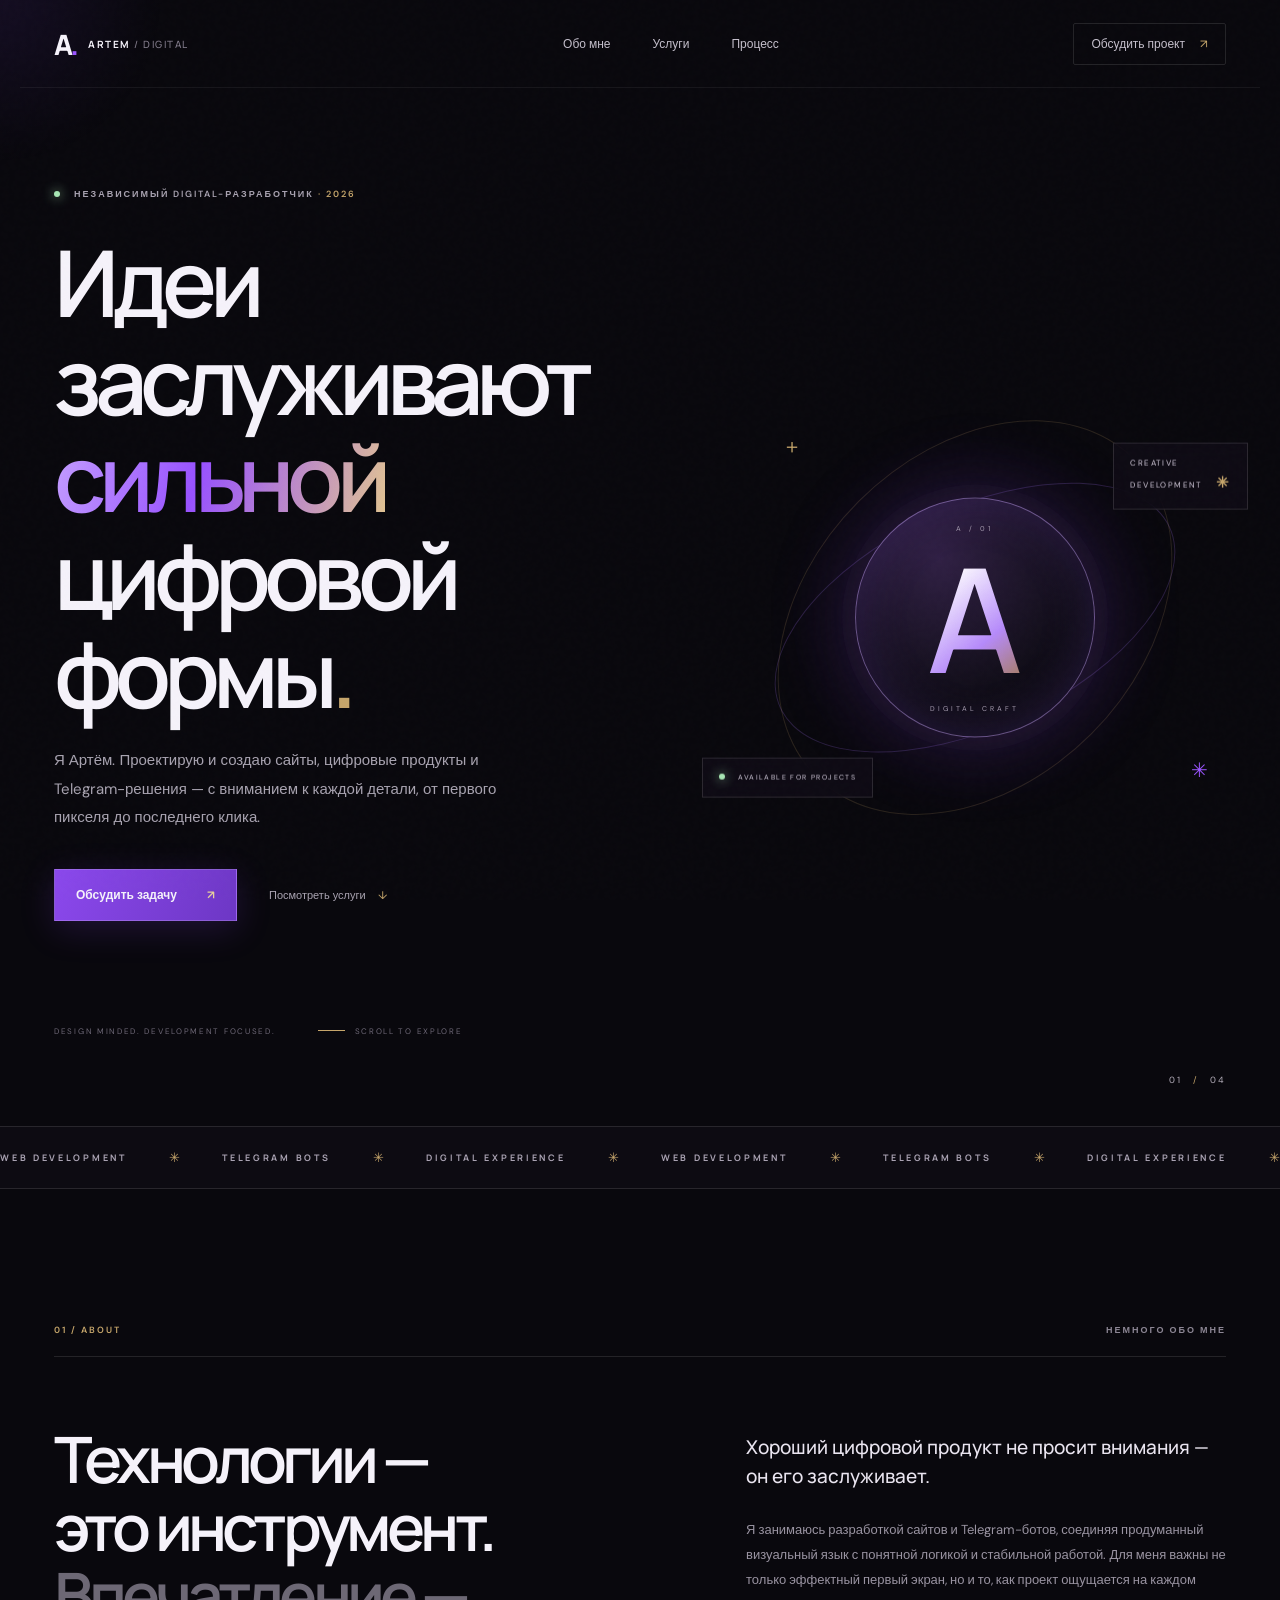
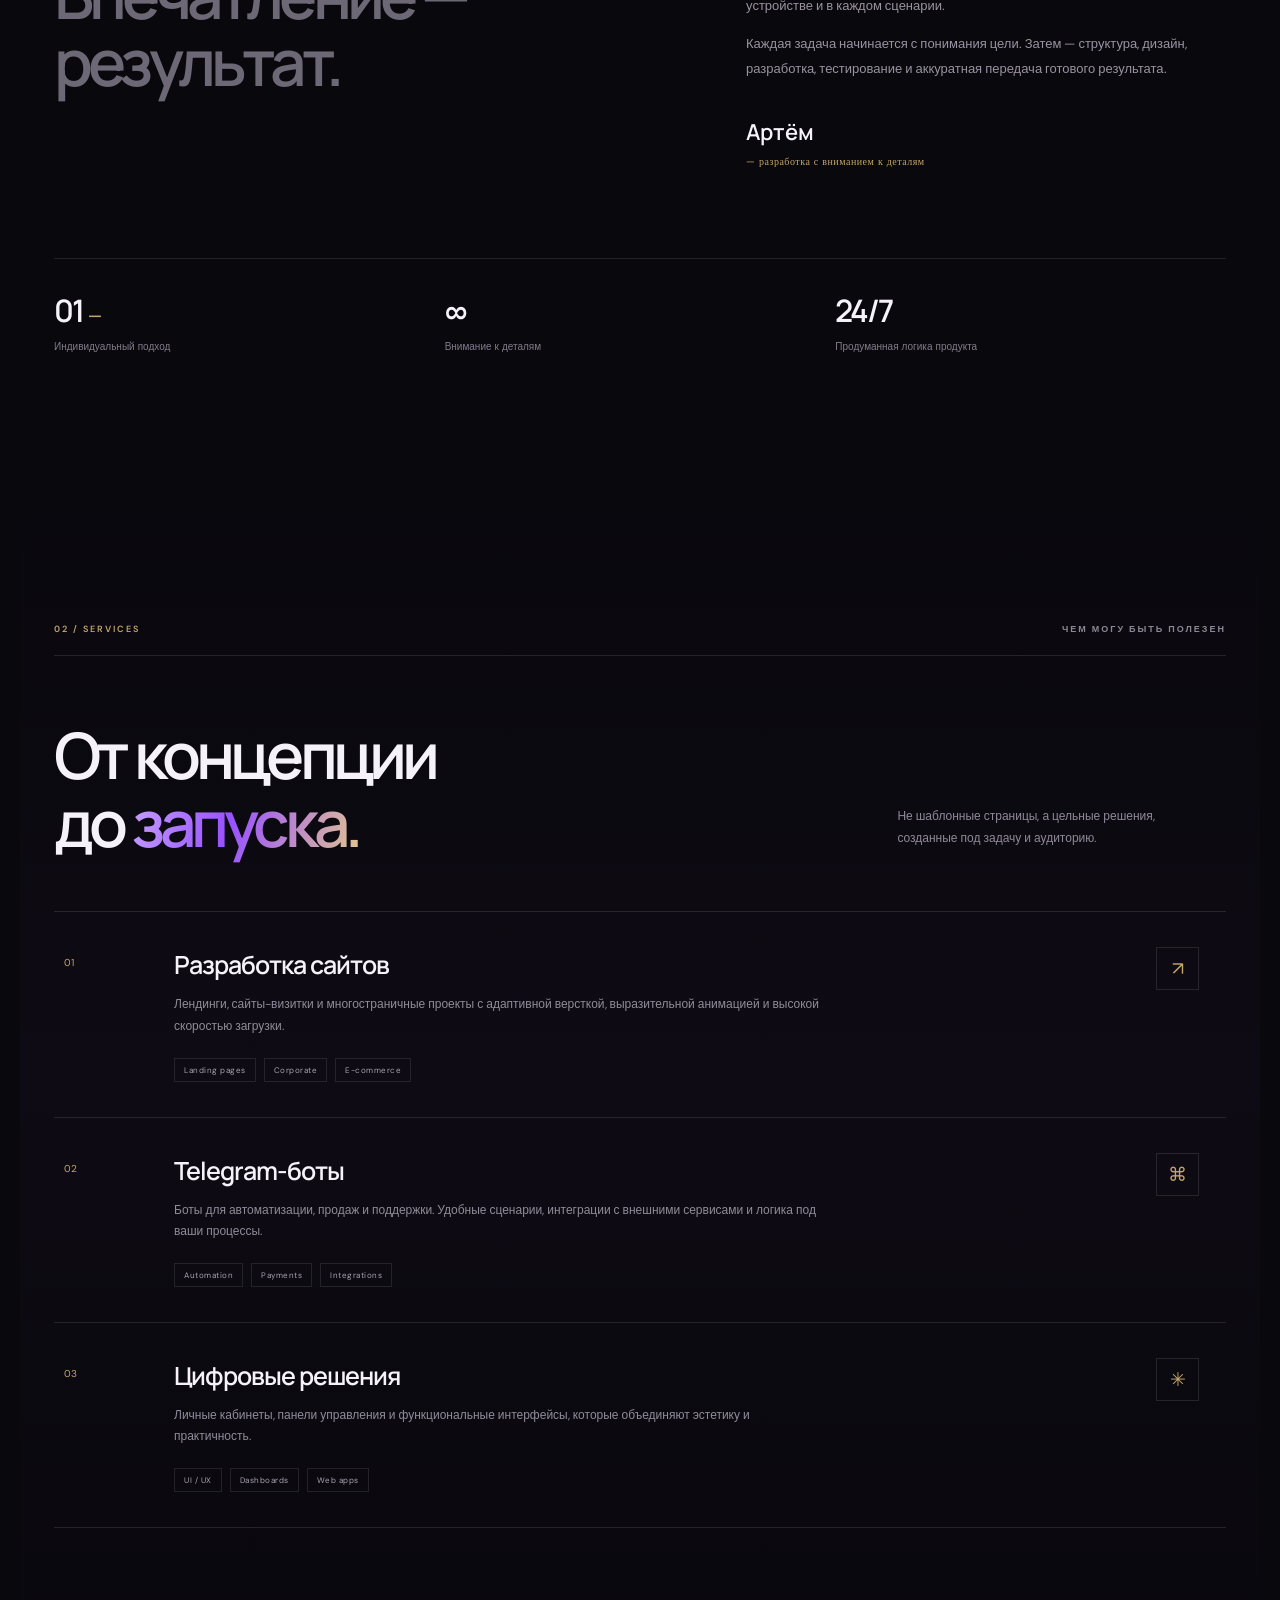
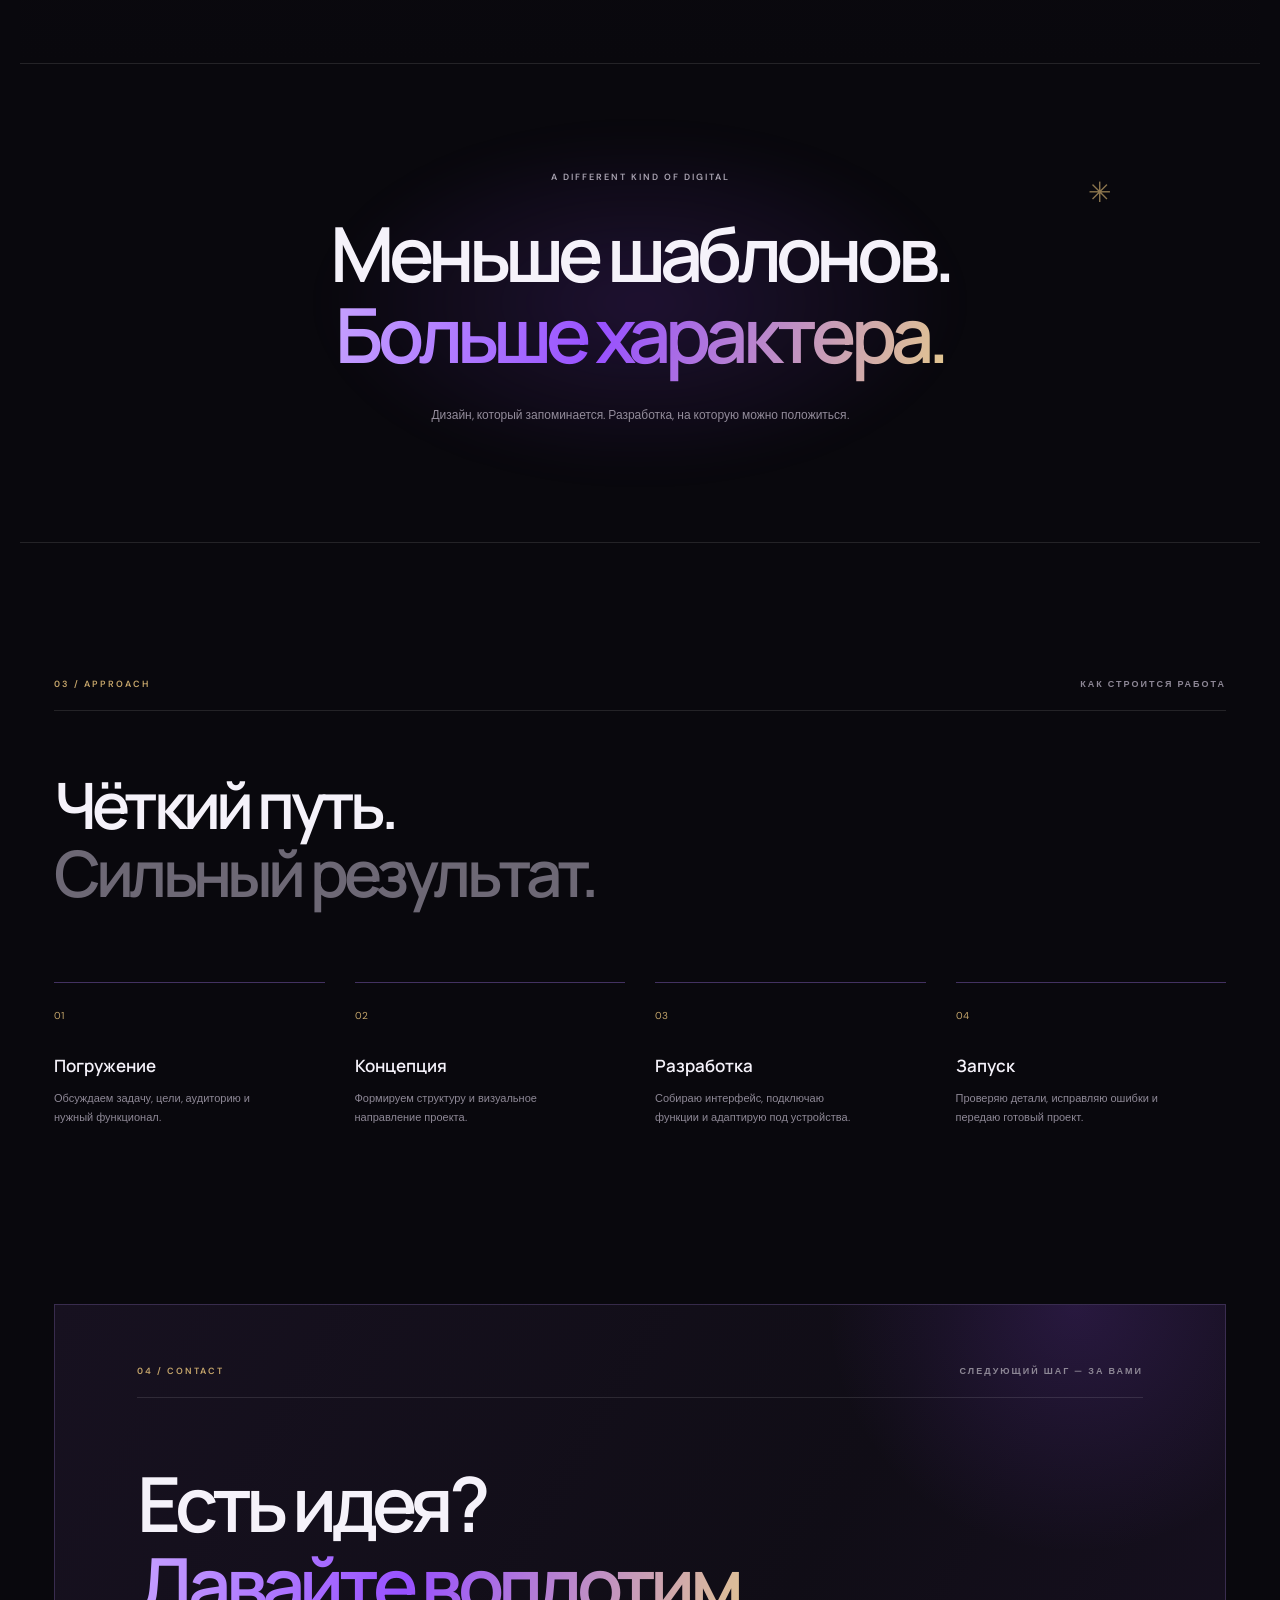
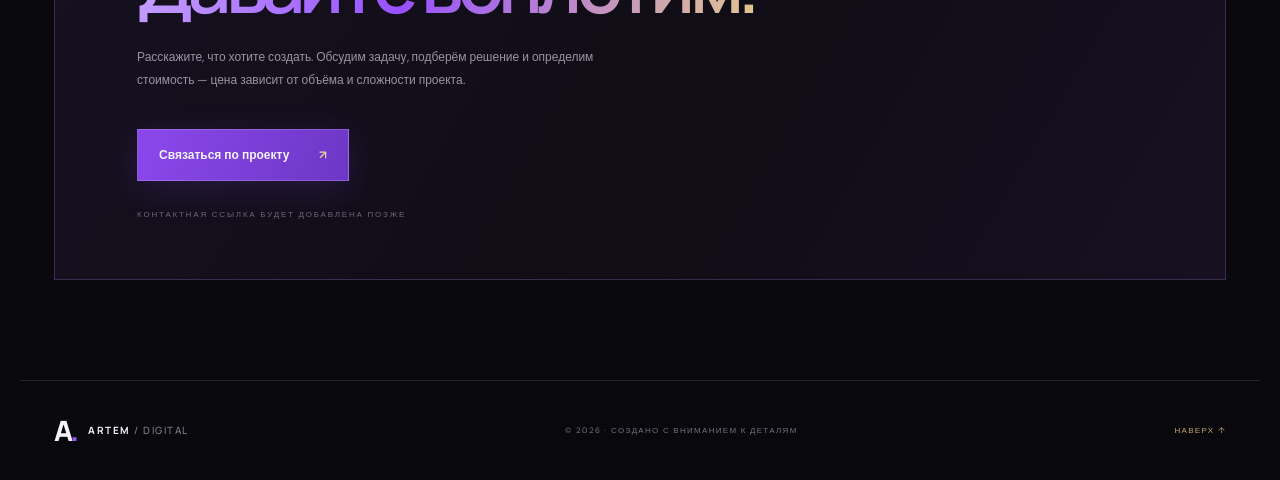
<file: index.html>
<!doctype html>
<html lang="ru">
<head>
  <meta charset="UTF-8">
  <meta name="viewport" content="width=device-width, initial-scale=1">
  <meta name="theme-color" content="#09080d">
  <meta name="description" content="Артём — разработка современных сайтов, цифровых продуктов и Telegram-ботов.">
  <meta property="og:title" content="Артём — Digital-разработка">
  <meta property="og:description" content="Создаю цифровые решения, которые выглядят точно и работают безупречно.">
  <meta property="og:type" content="website">
  <title>Артём — Digital-разработка</title>
  <link rel="preconnect" href="https://fonts.googleapis.com">
  <link rel="preconnect" href="https://fonts.gstatic.com" crossorigin>
  <link href="https://fonts.googleapis.com/css2?family=DM+Sans:wght@400;500;600;700&family=Manrope:wght@400;500;600;700;800&display=swap" rel="stylesheet">
  <link rel="stylesheet" href="styles.css">
  <link rel="icon" href="favicon.svg" type="image/svg+xml">
</head>
<body>
  <div class="page-loader" aria-hidden="true">
    <div class="loader-mark">A<span>.</span></div>
    <div class="loader-line"><i></i></div>
    <span class="loader-caption">DIGITAL STUDIO · 2026</span>
  </div>

  <div class="noise" aria-hidden="true"></div>
  <div class="cursor-glow" aria-hidden="true"></div>
  <header class="site-header">
    <a class="brand" href="#top" aria-label="Артём — на главную"><span class="brand-symbol">A<span>.</span></span><span class="brand-name">ARTEM<span> / DIGITAL</span></span></a>
    <nav class="desktop-nav" aria-label="Основная навигация">
      <a href="#about">Обо мне</a><a href="#services">Услуги</a><a href="#process">Процесс</a>
    </nav>
    <a class="header-cta" href="#contact">Обсудить проект <span>↗</span></a>
    <button class="menu-toggle" aria-label="Открыть меню" aria-expanded="false"><span></span><span></span></button>
  </header>

  <main id="top">
    <section class="hero section-shell">
      <div class="hero-orbit orbit-one"></div><div class="hero-orbit orbit-two"></div>
      <div class="hero-content">
        <div class="eyebrow reveal"><span class="status-dot"></span> НЕЗАВИСИМЫЙ DIGITAL-РАЗРАБОТЧИК <span class="eyebrow-year">· 2026</span></div>
        <h1 class="hero-title reveal">Идеи заслуживают<br> <span class="gradient-text">сильной</span> цифровой<br>формы<span class="title-period">.</span></h1>
        <p class="hero-description reveal">Я Артём. Проектирую и создаю сайты, цифровые продукты и Telegram-решения — с вниманием к каждой детали, от первого пикселя до последнего клика.</p>
        <div class="hero-actions reveal"><a class="button button-primary magnetic" href="#contact">Обсудить задачу <span>↗</span></a><a class="text-link" href="#services">Посмотреть услуги <span>↓</span></a></div>
        <div class="hero-foot reveal"><span>DESIGN MINDED. DEVELOPMENT FOCUSED.</span><span class="scroll-cue"><i></i> SCROLL TO EXPLORE</span></div>
      </div>
      <div class="hero-art" aria-hidden="true">
        <div class="art-halo"></div><div class="art-ring ring-a"></div><div class="art-ring ring-b"></div>
        <div class="art-core"><span class="core-top">A / 01</span><span class="core-letter">A</span><span class="core-bottom">DIGITAL CRAFT</span></div>
        <div class="art-chip chip-top">CREATIVE<br>DEVELOPMENT <b>✳</b></div>
        <div class="art-chip chip-bottom"><span class="chip-dot"></span> AVAILABLE FOR PROJECTS</div>
        <div class="art-cross cross-one">＋</div><div class="art-cross cross-two">✳</div>
      </div>
      <div class="hero-index">01 <span>/</span> 04</div>
    </section>

    <section class="ticker" aria-label="Направления работы"><div class="ticker-track"><span>WEB DEVELOPMENT</span><i>✳</i><span>TELEGRAM BOTS</span><i>✳</i><span>DIGITAL EXPERIENCE</span><i>✳</i><span>WEB DEVELOPMENT</span><i>✳</i><span>TELEGRAM BOTS</span><i>✳</i><span>DIGITAL EXPERIENCE</span><i>✳</i></div></section>

    <section class="about section-shell section-pad" id="about">
      <div class="section-kicker reveal"><span>01 / ABOUT</span><span>НЕМНОГО ОБО МНЕ</span></div>
      <div class="about-grid">
        <h2 class="section-title reveal">Технологии —<br>это инструмент.<br><span class="muted-title">Впечатление —<br>результат.</span></h2>
        <div class="about-copy reveal"><p class="lead">Хороший цифровой продукт не просит внимания — он его заслуживает.</p><p>Я занимаюсь разработкой сайтов и Telegram-ботов, соединяя продуманный визуальный язык с понятной логикой и стабильной работой. Для меня важны не только эффектный первый экран, но и то, как проект ощущается на каждом устройстве и в каждом сценарии.</p><p>Каждая задача начинается с понимания цели. Затем — структура, дизайн, разработка, тестирование и аккуратная передача готового результата.</p><div class="signature">Артём <span>— разработка с вниманием к деталям</span></div></div>
      </div>
      <div class="stats-row reveal"><div><strong>01<span>—</span></strong><small>Индивидуальный подход</small></div><div><strong>∞</strong><small>Внимание к деталям</small></div><div><strong>24/7</strong><small>Продуманная логика продукта</small></div></div>
    </section>

    <section class="services section-shell section-pad" id="services">
      <div class="section-kicker reveal"><span>02 / SERVICES</span><span>ЧЕМ МОГУ БЫТЬ ПОЛЕЗЕН</span></div>
      <div class="services-heading"><h2 class="section-title reveal">От концепции<br>до <span class="gradient-text">запуска.</span></h2><p class="section-note reveal">Не шаблонные страницы, а цельные решения, созданные под задачу и аудиторию.</p></div>
      <div class="service-list">
        <article class="service-card reveal"><div class="service-number">01</div><div class="service-main"><h3>Разработка сайтов</h3><p>Лендинги, сайты-визитки и многостраничные проекты с адаптивной версткой, выразительной анимацией и высокой скоростью загрузки.</p><div class="tags"><span>Landing pages</span><span>Corporate</span><span>E-commerce</span></div></div><div class="service-icon">↗</div></article>
        <article class="service-card reveal"><div class="service-number">02</div><div class="service-main"><h3>Telegram-боты</h3><p>Боты для автоматизации, продаж и поддержки. Удобные сценарии, интеграции с внешними сервисами и логика под ваши процессы.</p><div class="tags"><span>Automation</span><span>Payments</span><span>Integrations</span></div></div><div class="service-icon">⌘</div></article>
        <article class="service-card reveal"><div class="service-number">03</div><div class="service-main"><h3>Цифровые решения</h3><p>Личные кабинеты, панели управления и функциональные интерфейсы, которые объединяют эстетику и практичность.</p><div class="tags"><span>UI / UX</span><span>Dashboards</span><span>Web apps</span></div></div><div class="service-icon">✳</div></article>
      </div>
    </section>

    <section class="statement section-shell">
      <div class="statement-glow"></div><span class="statement-label reveal">A DIFFERENT KIND OF DIGITAL</span><h2 class="reveal">Меньше шаблонов.<br><span class="gradient-text">Больше характера.</span></h2><p class="reveal">Дизайн, который запоминается. Разработка, на которую можно положиться.</p><div class="statement-star">✳</div>
    </section>

    <section class="process section-shell section-pad" id="process">
      <div class="section-kicker reveal"><span>03 / APPROACH</span><span>КАК СТРОИТСЯ РАБОТА</span></div>
      <h2 class="section-title reveal">Чёткий путь.<br><span class="muted-title">Сильный результат.</span></h2>
      <div class="process-grid">
        <div class="process-item reveal"><span>01</span><h3>Погружение</h3><p>Обсуждаем задачу, цели, аудиторию и нужный функционал.</p></div>
        <div class="process-item reveal"><span>02</span><h3>Концепция</h3><p>Формируем структуру и визуальное направление проекта.</p></div>
        <div class="process-item reveal"><span>03</span><h3>Разработка</h3><p>Собираю интерфейс, подключаю функции и адаптирую под устройства.</p></div>
        <div class="process-item reveal"><span>04</span><h3>Запуск</h3><p>Проверяю детали, исправляю ошибки и передаю готовый проект.</p></div>
      </div>
    </section>

    <section class="contact section-shell" id="contact">
      <div class="contact-card">
        <div class="contact-glow"></div><div class="section-kicker reveal"><span>04 / CONTACT</span><span>СЛЕДУЮЩИЙ ШАГ — ЗА ВАМИ</span></div>
        <h2 class="reveal">Есть идея?<br><span class="gradient-text">Давайте воплотим.</span></h2>
        <p class="reveal">Расскажите, что хотите создать. Обсудим задачу, подберём решение и определим стоимость — цена зависит от объёма и сложности проекта.</p>
        <a class="button button-primary contact-button" href="mailto:hello@example.com">Связаться по проекту <span>↗</span></a>
        <span class="contact-hint">КОНТАКТНАЯ ССЫЛКА БУДЕТ ДОБАВЛЕНА ПОЗЖЕ</span>
      </div>
    </section>
  </main>

  <footer class="site-footer section-shell"><a class="brand" href="#top"><span class="brand-symbol">A<span>.</span></span><span class="brand-name">ARTEM<span> / DIGITAL</span></span></a><span>© 2026 · СОЗДАНО С ВНИМАНИЕМ К ДЕТАЛЯМ</span><a href="#top" class="back-top">НАВЕРХ ↑</a></footer>
  <script src="script.js"></script>
</body>
</html>
</file>
<file: styles.css>
:root{--bg:#09080d;--panel:#111018;--white:#f5f2fa;--muted:#9b96a6;--purple:#9b55ff;--purple2:#6f35d8;--gold:#c6a66b;--line:rgba(255,255,255,.11);--max:1240px}*{box-sizing:border-box}html{scroll-behavior:smooth;scroll-padding-top:90px}body{margin:0;background:var(--bg);color:var(--white);font-family:"DM Sans",sans-serif;overflow-x:hidden}body.loading{overflow:hidden}a{color:inherit;text-decoration:none}button{font:inherit}.noise{position:fixed;inset:0;z-index:20;pointer-events:none;opacity:.035;background-image:url("data:image/svg+xml,%3Csvg viewBox='0 0 180 180' xmlns='http://www.w3.org/2000/svg'%3E%3Cfilter id='n'%3E%3CfeTurbulence type='fractalNoise' baseFrequency='.9' numOctaves='3' stitchTiles='stitch'/%3E%3C/filter%3E%3Crect width='100%25' height='100%25' filter='url(%23n)' opacity='.45'/%3E%3C/svg%3E")}.cursor-glow{position:fixed;width:340px;height:340px;border-radius:50%;background:radial-gradient(circle,rgba(137,73,255,.09),transparent 68%);pointer-events:none;z-index:0;transform:translate(-50%,-50%)}.page-loader{position:fixed;inset:0;background:#09080d;z-index:1000;display:flex;align-items:center;justify-content:center;flex-direction:column;transition:opacity .8s ease,visibility .8s}.page-loader.done{opacity:0;visibility:hidden}.loader-mark{font:800 64px Manrope;letter-spacing:-8px}.loader-mark span,.brand-symbol span{color:var(--purple)}.loader-line{width:130px;height:1px;background:#282331;margin:26px 0 13px;overflow:hidden}.loader-line i{display:block;height:100%;width:100%;background:linear-gradient(90deg,var(--purple),var(--gold));transform:translateX(-100%);animation:loadline 1.35s cubic-bezier(.7,0,.2,1) forwards}.loader-caption{font-size:8px;letter-spacing:3px;color:#77717f}@keyframes loadline{to{transform:translateX(0)}}.site-header{height:88px;max-width:var(--max);padding:0 34px;margin:auto;display:flex;align-items:center;justify-content:space-between;position:relative;z-index:30;border-bottom:1px solid rgba(255,255,255,.06)}.brand{display:flex;align-items:center;gap:12px}.brand-symbol{font:800 28px Manrope;letter-spacing:-3px}.brand-name{font:700 10px Manrope;letter-spacing:1.5px}.brand-name span{color:#817b8a;font-weight:500}.desktop-nav{display:flex;gap:42px;margin-left:80px}.desktop-nav a,.header-cta{font-size:12px;color:#c4bfcb;transition:color .25s}.desktop-nav a:hover,.header-cta:hover{color:white}.header-cta{border:1px solid var(--line);padding:12px 17px;border-radius:2px}.header-cta span{color:var(--gold);margin-left:12px}.menu-toggle{display:none;background:none;border:0}.section-shell{max-width:var(--max);margin:auto;padding-left:34px;padding-right:34px}.hero{min-height:730px;display:flex;align-items:center;position:relative;overflow:hidden}.hero-content{position:relative;z-index:3;width:63%;padding:100px 0 90px}.eyebrow,.section-kicker,.statement-label{font-size:9px;letter-spacing:2px;color:#a9a3b1;font-weight:600}.status-dot,.chip-dot{display:inline-block;width:6px;height:6px;border-radius:50%;background:#a8e6b4;box-shadow:0 0 12px #a8e6b4;margin-right:10px}.eyebrow-year{color:var(--gold)}.hero-title,.section-title,.statement h2,.contact h2{font-family:Manrope,sans-serif;font-weight:600;letter-spacing:-.075em;line-height:1.06}.hero-title{font-size:clamp(56px,7.2vw,94px);margin:34px 0 24px}.gradient-text{background:linear-gradient(105deg,#c6a2ff 0%,#9851ff 44%,#e3c78f 100%);-webkit-background-clip:text;background-clip:text;color:transparent}.title-period{color:var(--gold)}.hero-description{font-size:15px;line-height:1.9;color:#a8a3b0;max-width:490px}.hero-actions{display:flex;align-items:center;gap:32px;margin-top:37px}.button{display:inline-flex;align-items:center;gap:30px;padding:17px 21px;font-size:12px;font-weight:600;transition:transform .3s,box-shadow .3s}.button-primary{background:linear-gradient(110deg,#8b48ec,#6d37c5);box-shadow:0 8px 35px rgba(125,62,220,.2);border:1px solid rgba(255,255,255,.18)}.button-primary:hover{transform:translateY(-3px);box-shadow:0 13px 42px rgba(125,62,220,.35)}.button span{color:#e6cf9d}.text-link{font-size:11px;color:#aaa4b2}.text-link span{color:var(--gold);margin-left:9px}.hero-foot{display:flex;gap:42px;margin-top:105px;font-size:8px;letter-spacing:1.7px;color:#6e6877}.scroll-cue{display:flex;align-items:center;gap:10px}.scroll-cue i{width:27px;height:1px;background:var(--gold)}.hero-art{position:absolute;right:1%;top:50%;transform:translateY(-48%);width:44%;height:530px;display:grid;place-items:center}.art-halo{position:absolute;width:390px;height:390px;border-radius:50%;background:radial-gradient(circle,rgba(124,62,213,.22),rgba(75,37,122,.08) 44%,transparent 70%);filter:blur(8px);animation:halo 7s ease-in-out infinite alternate}.art-ring{position:absolute;border:1px solid rgba(171,123,255,.2);border-radius:50%;transform:rotate(-25deg)}.ring-a{width:430px;height:220px;animation:orbit 22s linear infinite}.ring-b{width:330px;height:450px;border-color:rgba(198,166,107,.17);transform:rotate(45deg);animation:orbit 30s linear infinite reverse}.art-core{width:240px;height:240px;border-radius:50%;position:relative;display:flex;align-items:center;justify-content:center;flex-direction:column;background:radial-gradient(circle at 35% 25%,#302044,#100d17 60%,#09080d);border:1px solid rgba(199,159,255,.48);box-shadow:inset 0 0 50px rgba(152,83,255,.18),0 0 90px rgba(127,62,214,.23),0 0 0 13px rgba(255,255,255,.015);animation:float 6s ease-in-out infinite}.core-letter{font:600 145px Manrope;letter-spacing:-18px;line-height:1;background:linear-gradient(140deg,#fff 20%,#b68bfa 65%,#a47a48);-webkit-background-clip:text;color:transparent;padding-right:18px}.core-top,.core-bottom{font-size:7px;letter-spacing:3px;color:#a49aaE;position:absolute}.core-top{top:25px}.core-bottom{bottom:24px}.art-chip{position:absolute;font-size:8px;letter-spacing:1.4px;line-height:1.7;color:#d5cddd;border:1px solid rgba(255,255,255,.12);background:rgba(16,13,23,.75);backdrop-filter:blur(12px);padding:13px 16px}.chip-top{top:90px;right:0}.chip-top b{color:var(--gold);font-size:15px;margin-left:10px}.chip-bottom{bottom:85px;left:0;font-size:7px}.art-cross{position:absolute;color:var(--gold);font-size:20px}.cross-one{top:80px;left:80px}.cross-two{bottom:100px;right:40px;color:var(--purple)}.hero-index{position:absolute;right:34px;bottom:40px;font-size:9px;letter-spacing:2px;color:#b4aeba}.hero-index span{color:var(--gold);padding:0 7px}.ticker{border-top:1px solid var(--line);border-bottom:1px solid var(--line);overflow:hidden;background:#0d0b12}.ticker-track{display:flex;align-items:center;justify-content:space-around;gap:42px;white-space:nowrap;padding:22px 0;min-width:1000px;animation:ticker 28s linear infinite}.ticker span{font:700 9px Manrope;letter-spacing:2.7px;color:#aaa3b3}.ticker i{font-style:normal;color:var(--gold);font-size:13px}@keyframes ticker{to{transform:translateX(-30%)}}.section-pad{padding-top:135px;padding-bottom:135px}.section-kicker{display:flex;justify-content:space-between;border-bottom:1px solid var(--line);padding-bottom:20px;color:#8d8795}.section-kicker span:first-child{color:var(--gold)}.about-grid{display:grid;grid-template-columns:1.1fr .9fr;gap:9%;padding-top:68px}.section-title{font-size:clamp(42px,5vw,66px);margin:0}.muted-title{color:#6d6875}.about-copy{padding-top:8px;max-width:490px}.about-copy p{font-size:13px;line-height:1.95;color:#9993a1}.about-copy .lead{font:500 19px/1.55 Manrope;color:#e9e4ef;margin:0 0 25px}.signature{margin-top:35px;font:600 22px Manrope}.signature span{display:block;font:10px "DM Sans";color:var(--gold);margin-top:8px;letter-spacing:.5px}.stats-row{display:grid;grid-template-columns:repeat(3,1fr);border-top:1px solid var(--line);margin-top:90px;padding-top:30px}.stats-row div{display:flex;flex-direction:column;gap:9px}.stats-row strong{font:600 31px Manrope;letter-spacing:-2px}.stats-row strong span{color:var(--gold);font-size:18px;margin-left:5px}.stats-row small{font-size:10px;color:#827c8b}.services{background:linear-gradient(180deg,transparent,rgba(30,20,42,.24),transparent)}.services-heading{display:flex;justify-content:space-between;align-items:end;padding:65px 0 55px}.section-note{max-width:270px;font-size:12px;line-height:1.8;color:#8f8998;margin:0 5% 7px 0}.service-list{border-top:1px solid var(--line)}.service-card{display:grid;grid-template-columns:80px 1fr 60px;gap:30px;padding:35px 10px;border-bottom:1px solid var(--line);transition:background .35s,padding .35s}.service-card:hover{background:linear-gradient(90deg,rgba(139,72,236,.08),transparent);padding-left:20px;padding-right:20px}.service-number{font-size:10px;color:var(--gold);padding-top:9px}.service-main h3{font:600 25px Manrope;letter-spacing:-1px;margin:0 0 12px}.service-main p{font-size:12px;line-height:1.8;color:#918b99;max-width:650px;margin:0}.tags{display:flex;gap:8px;margin-top:20px}.tags span{font-size:8px;color:#aaa2b1;border:1px solid rgba(255,255,255,.1);padding:6px 9px;letter-spacing:.5px}.service-icon{width:43px;height:43px;border:1px solid var(--line);display:grid;place-items:center;color:var(--gold);font-size:19px;transition:all .3s}.service-card:hover .service-icon{background:var(--purple2);border-color:var(--purple2);color:white;transform:rotate(45deg)}.statement{min-height:480px;position:relative;display:flex;align-items:center;justify-content:center;flex-direction:column;text-align:center;overflow:hidden;border-top:1px solid var(--line);border-bottom:1px solid var(--line)}.statement-glow{position:absolute;width:650px;height:350px;background:radial-gradient(ellipse,rgba(119,57,199,.2),transparent 70%);filter:blur(15px)}.statement-label,.statement h2,.statement p{position:relative}.statement h2{font-size:clamp(44px,6vw,76px);margin:30px 0 20px}.statement p{font-size:12px;color:#938c9b}.statement-star{position:absolute;right:12%;top:23%;font-size:28px;color:var(--gold);opacity:.7;animation:spin 22s linear infinite}@keyframes spin{to{transform:rotate(360deg)}}.process>.section-title{padding-top:60px}.process-grid{display:grid;grid-template-columns:repeat(4,1fr);gap:30px;margin-top:75px}.process-item{border-top:1px solid rgba(178,130,255,.35);padding-top:20px}.process-item>span{font-size:10px;color:var(--gold)}.process-item h3{font:600 17px Manrope;margin:30px 0 12px}.process-item p{font-size:11px;line-height:1.8;color:#8e8896;max-width:210px}.contact{padding-top:30px;padding-bottom:100px}.contact-card{position:relative;overflow:hidden;background:linear-gradient(120deg,#171120,#100d16 60%,#171021);border:1px solid rgba(188,144,255,.22);padding:60px 7%;}.contact-glow{position:absolute;width:500px;height:500px;right:-100px;top:-250px;background:radial-gradient(circle,rgba(131,68,218,.2),transparent 70%)}.contact h2{font-size:clamp(48px,6vw,76px);margin:65px 0 22px;position:relative}.contact-card>p{font-size:12px;line-height:1.9;color:#9a93a2;max-width:490px;position:relative}.contact-button{margin-top:25px;position:relative}.contact-hint{display:block;margin-top:28px;font-size:8px;letter-spacing:1.8px;color:#6f6878}.site-footer{min-height:100px;display:flex;align-items:center;justify-content:space-between;border-top:1px solid var(--line);gap:20px}.site-footer>span,.back-top{font-size:8px;letter-spacing:1.3px;color:#77717f}.back-top{color:var(--gold)}.reveal{opacity:0;transform:translateY(24px);transition:opacity .8s ease,transform .8s cubic-bezier(.2,.7,.2,1)}.reveal.visible{opacity:1;transform:translateY(0)}.service-card:nth-child(2){transition-delay:.08s}.service-card:nth-child(3){transition-delay:.16s}@keyframes float{0%,100%{transform:translateY(0)}50%{transform:translateY(-13px)}}@keyframes halo{to{transform:scale(1.16);opacity:.7}}@keyframes orbit{to{transform:rotate(335deg)}}@media(max-width:900px){.hero{min-height:680px}.hero-content{width:75%}.hero-art{right:-15%;opacity:.55;transform:translateY(-48%) scale(.85)}.desktop-nav{margin-left:0;gap:24px}.about-grid{gap:5%}.section-shell{padding-left:26px;padding-right:26px}.site-header{padding:0 26px}}@media(max-width:650px){.site-header{height:72px;padding:0 20px}.brand-symbol{font-size:25px}.desktop-nav{display:none}.header-cta{margin-left:auto;margin-right:18px;font-size:10px;padding:10px}.menu-toggle{display:flex;flex-direction:column;gap:5px;padding:8px}.menu-toggle span{width:20px;height:1px;background:#eee}.hero{min-height:760px;align-items:flex-start}.hero-content{width:100%;padding:100px 0 50px}.hero-title{font-size:clamp(50px,13vw,72px);margin-top:28px}.hero-description{font-size:13px;max-width:420px}.hero-art{width:100%;height:360px;top:auto;bottom:4px;right:-4%;transform:none;opacity:.56;scale:.72;transform-origin:center bottom}.hero-foot{margin-top:55px;flex-direction:column;gap:13px}.hero-index{right:22px;bottom:22px}.section-shell{padding-left:20px;padding-right:20px}.section-pad{padding-top:90px;padding-bottom:90px}.section-kicker{font-size:8px;letter-spacing:1.2px}.about-grid{grid-template-columns:1fr;gap:35px;padding-top:45px}.section-title{font-size:clamp(43px,11vw,58px)}.about-copy{padding:0}.stats-row{margin-top:55px;gap:15px}.stats-row strong{font-size:25px}.stats-row small{font-size:9px;line-height:1.5}.services-heading{display:block;padding:48px 0 35px}.section-note{margin:25px 0 0;max-width:330px}.service-card{grid-template-columns:30px 1fr 34px;gap:12px;padding:27px 0}.service-main h3{font-size:20px}.service-main p{font-size:11px}.service-icon{width:32px;height:32px;font-size:15px}.tags{flex-wrap:wrap}.statement{min-height:390px;padding:50px 15px}.statement h2{font-size:clamp(39px,10vw,57px)}.statement p{max-width:270px;line-height:1.8}.statement-star{right:8%;top:14%}.process>.section-title{padding-top:45px}.process-grid{grid-template-columns:1fr 1fr;gap:35px 20px;margin-top:55px}.process-item h3{margin-top:20px}.process-item p{font-size:10px}.contact{padding-top:10px;padding-bottom:65px}.contact-card{padding:35px 23px}.contact h2{font-size:clamp(43px,11vw,62px);margin:55px 0 20px}.contact-card>p{font-size:11px}.site-footer{padding-top:25px;padding-bottom:25px;flex-wrap:wrap}.site-footer>span{order:3;width:100%;font-size:7px}.cursor-glow{display:none}}@media(min-width:1500px){.hero{min-height:820px}.hero-title{font-size:104px}.hero-art{transform:translateY(-48%) scale(1.12)}}@media(prefers-reduced-motion:reduce){*,*::before,*::after{scroll-behavior:auto!important;animation-duration:.01ms!important;animation-iteration-count:1!important;transition-duration:.01ms!important}.reveal{opacity:1;transform:none}.page-loader{display:none}}
</file>
